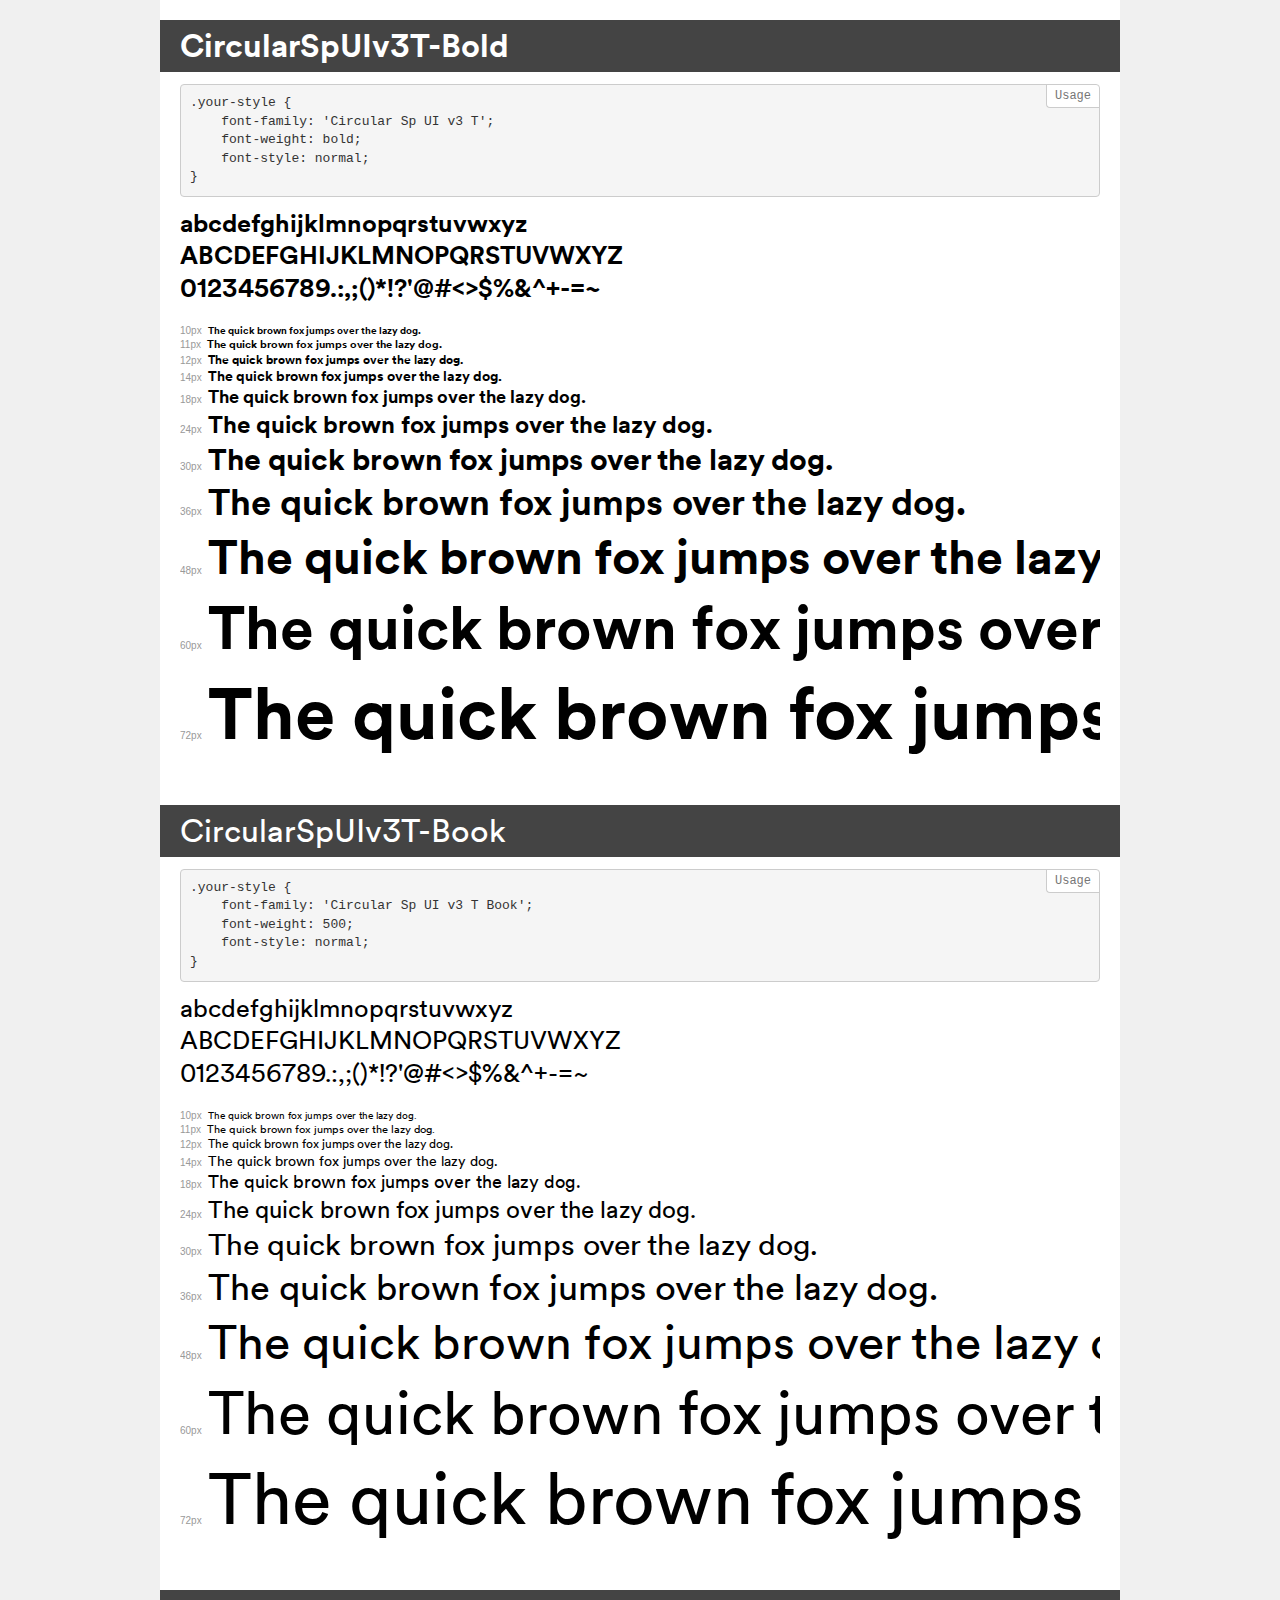
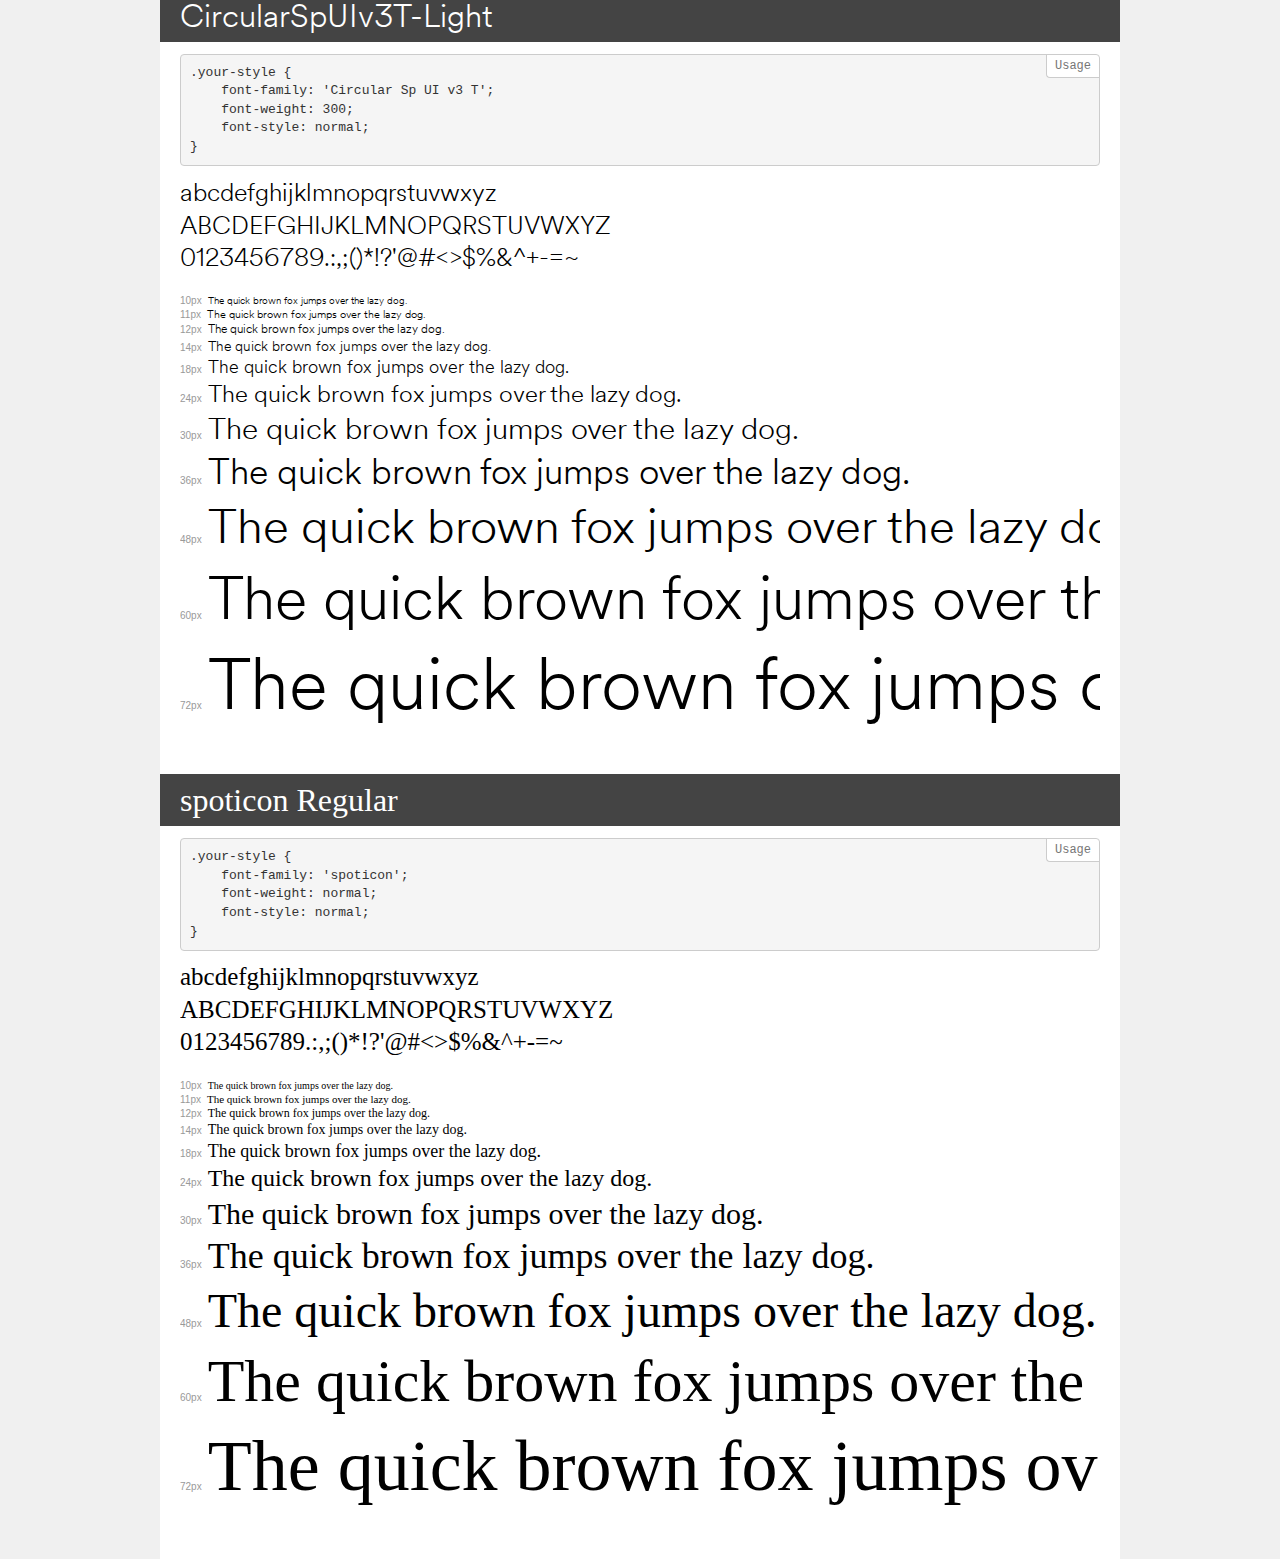
<file: assets/font/demo.html>
<!DOCTYPE html>
<html lang="en">
<head>
    <meta charset="utf-8">
    <meta http-equiv="X-UA-Compatible" content="IE=edge">
    <meta name="viewport" content="width=device-width, initial-scale=1">
    <meta name="robots" content="noindex, noarchive">
    <meta name="format-detection" content="telephone=no">
    <title>Transfonter demo</title>
    <link href="stylesheet.css" rel="stylesheet">
    <style>
        /*
        http://meyerweb.com/eric/tools/css/reset/
        v2.0 | 20110126
        License: none (public domain)
        */
        html, body, div, span, applet, object, iframe,
        h1, h2, h3, h4, h5, h6, p, blockquote, pre,
        a, abbr, acronym, address, big, cite, code,
        del, dfn, em, img, ins, kbd, q, s, samp,
        small, strike, strong, sub, sup, tt, var,
        b, u, i, center,
        dl, dt, dd, ol, ul, li,
        fieldset, form, label, legend,
        table, caption, tbody, tfoot, thead, tr, th, td,
        article, aside, canvas, details, embed,
        figure, figcaption, footer, header, hgroup,
        menu, nav, output, ruby, section, summary,
        time, mark, audio, video {
            margin: 0;
            padding: 0;
            border: 0;
            font-size: 100%;
            font: inherit;
            vertical-align: baseline;
        }
        /* HTML5 display-role reset for older browsers */
        article, aside, details, figcaption, figure,
        footer, header, hgroup, menu, nav, section {
            display: block;
        }
        body {
            line-height: 1;
        }
        ol, ul {
            list-style: none;
        }
        blockquote, q {
            quotes: none;
        }
        blockquote:before, blockquote:after,
        q:before, q:after {
            content: '';
            content: none;
        }
        table {
            border-collapse: collapse;
            border-spacing: 0;
        }
        /* demo styles */
        body {
            background: #f0f0f0;
            color: #000;
        }
        .page {
            background: #fff;
            width: 920px;
            margin: 0 auto;
            padding: 20px 20px 0 20px;
            overflow: hidden;
        }
        .font-container {
            overflow-x: auto;
            overflow-y: hidden;
            margin-bottom: 40px;
            line-height: 1.3;
            white-space: nowrap;
            padding-bottom: 5px;
        }
        h1 {
            position: relative;
            background: #444;
            font-size: 32px;
            color: #fff;
            padding: 10px 20px;
            margin: 0 -20px 12px -20px;
        }
        .letters {
            font-size: 25px;
            margin-bottom: 20px;
        }
        .s10:before {
            content: '10px';
        }
        .s11:before {
            content: '11px';
        }
        .s12:before {
            content: '12px';
        }
        .s14:before {
            content: '14px';
        }
        .s18:before {
            content: '18px';
        }
        .s24:before {
            content: '24px';
        }
        .s30:before {
            content: '30px';
        }
        .s36:before {
            content: '36px';
        }
        .s48:before {
            content: '48px';
        }
        .s60:before {
            content: '60px';
        }
        .s72:before {
            content: '72px';
        }
        .s10:before, .s11:before, .s12:before, .s14:before,
        .s18:before, .s24:before, .s30:before, .s36:before,
        .s48:before, .s60:before, .s72:before {
            font-family: Arial, sans-serif;
            font-size: 10px;
            font-weight: normal;
            font-style: normal;
            color: #999;
            padding-right: 6px;
        }
        pre {
            display: block;
            position: relative;
            padding: 9px;
            margin: 0 0 10px;
            font-family: Monaco, Menlo, Consolas, "Courier New", monospace;
            font-size: 13px;
            line-height: 1.428571429;
            color: #333;
            font-weight: normal;
            font-style: normal;
            background-color: #f5f5f5;
            border: 1px solid #ccc;
            overflow-x: auto;
            border-radius: 4px;
        }
        pre:after {
            display: block;
            position: absolute;
            right: 0;
            top: 0;
            content: 'Usage';
            line-height: 1;
            padding: 5px 8px;
            font-size: 12px;
            color: #767676;
            background-color: #fff;
            border: 1px solid #ccc;
            border-right: none;
            border-top: none;
            border-radius: 0 4px 0 4px;
            z-index: 10;
        }
        /* responsive */
        @media (max-width: 959px) {
            .page {
                width: auto;
                margin: 0;
            }
        }
    </style>
</head>
<body>
<div class="page">
    <div class="demo">
        <h1 style="font-family: 'Circular Sp UI v3 T'; font-weight: bold; font-style: normal;">CircularSpUIv3T-Bold</h1>
        <pre>.your-style {
    font-family: 'Circular Sp UI v3 T';
    font-weight: bold;
    font-style: normal;
}</pre>
        <div class="font-container" style="font-family: 'Circular Sp UI v3 T'; font-weight: bold; font-style: normal;">
            <p class="letters">
                abcdefghijklmnopqrstuvwxyz<br>
ABCDEFGHIJKLMNOPQRSTUVWXYZ<br>
                0123456789.:,;()*!?'@#<>$%&^+-=~
            </p>
            <p class="s10" style="font-size: 10px;">The quick brown fox jumps over the lazy dog.</p>
            <p class="s11" style="font-size: 11px;">The quick brown fox jumps over the lazy dog.</p>
            <p class="s12" style="font-size: 12px;">The quick brown fox jumps over the lazy dog.</p>
            <p class="s14" style="font-size: 14px;">The quick brown fox jumps over the lazy dog.</p>
            <p class="s18" style="font-size: 18px;">The quick brown fox jumps over the lazy dog.</p>
            <p class="s24" style="font-size: 24px;">The quick brown fox jumps over the lazy dog.</p>
            <p class="s30" style="font-size: 30px;">The quick brown fox jumps over the lazy dog.</p>
            <p class="s36" style="font-size: 36px;">The quick brown fox jumps over the lazy dog.</p>
            <p class="s48" style="font-size: 48px;">The quick brown fox jumps over the lazy dog.</p>
            <p class="s60" style="font-size: 60px;">The quick brown fox jumps over the lazy dog.</p>
            <p class="s72" style="font-size: 72px;">The quick brown fox jumps over the lazy dog.</p>
        </div>
    </div>
    <div class="demo">
        <h1 style="font-family: 'Circular Sp UI v3 T Book'; font-weight: 500; font-style: normal;">CircularSpUIv3T-Book</h1>
        <pre>.your-style {
    font-family: 'Circular Sp UI v3 T Book';
    font-weight: 500;
    font-style: normal;
}</pre>
        <div class="font-container" style="font-family: 'Circular Sp UI v3 T Book'; font-weight: 500; font-style: normal;">
            <p class="letters">
                abcdefghijklmnopqrstuvwxyz<br>
ABCDEFGHIJKLMNOPQRSTUVWXYZ<br>
                0123456789.:,;()*!?'@#<>$%&^+-=~
            </p>
            <p class="s10" style="font-size: 10px;">The quick brown fox jumps over the lazy dog.</p>
            <p class="s11" style="font-size: 11px;">The quick brown fox jumps over the lazy dog.</p>
            <p class="s12" style="font-size: 12px;">The quick brown fox jumps over the lazy dog.</p>
            <p class="s14" style="font-size: 14px;">The quick brown fox jumps over the lazy dog.</p>
            <p class="s18" style="font-size: 18px;">The quick brown fox jumps over the lazy dog.</p>
            <p class="s24" style="font-size: 24px;">The quick brown fox jumps over the lazy dog.</p>
            <p class="s30" style="font-size: 30px;">The quick brown fox jumps over the lazy dog.</p>
            <p class="s36" style="font-size: 36px;">The quick brown fox jumps over the lazy dog.</p>
            <p class="s48" style="font-size: 48px;">The quick brown fox jumps over the lazy dog.</p>
            <p class="s60" style="font-size: 60px;">The quick brown fox jumps over the lazy dog.</p>
            <p class="s72" style="font-size: 72px;">The quick brown fox jumps over the lazy dog.</p>
        </div>
    </div>
    <div class="demo">
        <h1 style="font-family: 'Circular Sp UI v3 T'; font-weight: 300; font-style: normal;">CircularSpUIv3T-Light</h1>
        <pre>.your-style {
    font-family: 'Circular Sp UI v3 T';
    font-weight: 300;
    font-style: normal;
}</pre>
        <div class="font-container" style="font-family: 'Circular Sp UI v3 T'; font-weight: 300; font-style: normal;">
            <p class="letters">
                abcdefghijklmnopqrstuvwxyz<br>
ABCDEFGHIJKLMNOPQRSTUVWXYZ<br>
                0123456789.:,;()*!?'@#<>$%&^+-=~
            </p>
            <p class="s10" style="font-size: 10px;">The quick brown fox jumps over the lazy dog.</p>
            <p class="s11" style="font-size: 11px;">The quick brown fox jumps over the lazy dog.</p>
            <p class="s12" style="font-size: 12px;">The quick brown fox jumps over the lazy dog.</p>
            <p class="s14" style="font-size: 14px;">The quick brown fox jumps over the lazy dog.</p>
            <p class="s18" style="font-size: 18px;">The quick brown fox jumps over the lazy dog.</p>
            <p class="s24" style="font-size: 24px;">The quick brown fox jumps over the lazy dog.</p>
            <p class="s30" style="font-size: 30px;">The quick brown fox jumps over the lazy dog.</p>
            <p class="s36" style="font-size: 36px;">The quick brown fox jumps over the lazy dog.</p>
            <p class="s48" style="font-size: 48px;">The quick brown fox jumps over the lazy dog.</p>
            <p class="s60" style="font-size: 60px;">The quick brown fox jumps over the lazy dog.</p>
            <p class="s72" style="font-size: 72px;">The quick brown fox jumps over the lazy dog.</p>
        </div>
    </div>
    <div class="demo">
        <h1 style="font-family: 'spoticon'; font-weight: normal; font-style: normal;">spoticon Regular</h1>
        <pre>.your-style {
    font-family: 'spoticon';
    font-weight: normal;
    font-style: normal;
}</pre>
        <div class="font-container" style="font-family: 'spoticon'; font-weight: normal; font-style: normal;">
            <p class="letters">
                abcdefghijklmnopqrstuvwxyz<br>
ABCDEFGHIJKLMNOPQRSTUVWXYZ<br>
                0123456789.:,;()*!?'@#<>$%&^+-=~
            </p>
            <p class="s10" style="font-size: 10px;">The quick brown fox jumps over the lazy dog.</p>
            <p class="s11" style="font-size: 11px;">The quick brown fox jumps over the lazy dog.</p>
            <p class="s12" style="font-size: 12px;">The quick brown fox jumps over the lazy dog.</p>
            <p class="s14" style="font-size: 14px;">The quick brown fox jumps over the lazy dog.</p>
            <p class="s18" style="font-size: 18px;">The quick brown fox jumps over the lazy dog.</p>
            <p class="s24" style="font-size: 24px;">The quick brown fox jumps over the lazy dog.</p>
            <p class="s30" style="font-size: 30px;">The quick brown fox jumps over the lazy dog.</p>
            <p class="s36" style="font-size: 36px;">The quick brown fox jumps over the lazy dog.</p>
            <p class="s48" style="font-size: 48px;">The quick brown fox jumps over the lazy dog.</p>
            <p class="s60" style="font-size: 60px;">The quick brown fox jumps over the lazy dog.</p>
            <p class="s72" style="font-size: 72px;">The quick brown fox jumps over the lazy dog.</p>
        </div>
    </div>
</div>
</body>
</html>
</file>
<file: assets/font/stylesheet.css>
@font-face {
    font-family: 'Circular Sp UI v3 T';
    src: url('CircularSpUIv3T-Bold.eot');
    src: url('CircularSpUIv3T-Bold.eot?#iefix') format('embedded-opentype'),
        url('CircularSpUIv3T-Bold.woff2') format('woff2'),
        url('CircularSpUIv3T-Bold.woff') format('woff'),
        url('CircularSpUIv3T-Bold.ttf') format('truetype');
    font-weight: bold;
    font-style: normal;
    font-display: swap;
}

@font-face {
    font-family: 'Circular Sp UI v3 T Book';
    src: url('CircularSpUIv3T-Book.eot');
    src: url('CircularSpUIv3T-Book.eot?#iefix') format('embedded-opentype'),
        url('CircularSpUIv3T-Book.woff2') format('woff2'),
        url('CircularSpUIv3T-Book.woff') format('woff'),
        url('CircularSpUIv3T-Book.ttf') format('truetype');
    font-weight: 500;
    font-style: normal;
    font-display: swap;
}

@font-face {
    font-family: 'Circular Sp UI v3 T';
    src: url('CircularSpUIv3T-Light.eot');
    src: url('CircularSpUIv3T-Light.eot?#iefix') format('embedded-opentype'),
        url('CircularSpUIv3T-Light.woff2') format('woff2'),
        url('CircularSpUIv3T-Light.woff') format('woff'),
        url('CircularSpUIv3T-Light.ttf') format('truetype');
    font-weight: 300;
    font-style: normal;
    font-display: swap;
}

@font-face {
    font-family: 'glue1-spoticon';
    src: url('spoticon-Regular.eot');
    src: url('spoticon-Regular.eot?#iefix') format('embedded-opentype'),
        url('spoticon-Regular.woff2') format('woff2'),
        url('spoticon-Regular.woff') format('woff'),
        url('spoticon-Regular.ttf') format('truetype');
    font-weight: normal;
    font-style: normal;
    font-display: swap;
}

@font-face {
    font-family: "glue1-spoticon";
    src: url("https://d2j0f09xqmv212.cloudfront.net/fonts/spoticon_c352fadfc25a3646b28ed254e8a6dff7.svg") format("svg"), url("https://d2j0f09xqmv212.cloudfront.net/fonts/spoticon_c352fadfc25a3646b28ed254e8a6dff7.woff") format("woff"), url("https://d2j0f09xqmv212.cloudfront.net/fonts/spoticon_c352fadfc25a3646b28ed254e8a6dff7.ttf") format("truetype");
    font-weight: normal;
    font-style: normal;
}

[class^="spoticon-"]:before,
[class*=" spoticon-"]:before {
    font-family: "glue1-spoticon";
    font-style: normal;
    font-weight: normal;
    -webkit-font-smoothing: antialiased;
    -moz-osx-font-smoothing: grayscale;
    line-height: inherit;
    vertical-align: bottom;
    display: inline-block;
    text-decoration: inherit;
}

.spoticon-add-to-playlist-16:before {
    content: "\f164";
    font-size: 16px;
}

.spoticon-add-to-playlist-32:before {
    content: "\f165";
    font-size: 32px;
}

.spoticon-add-to-queue-16:before {
    content: "\f1BD";
    font-size: 16px;
}

.spoticon-add-to-queue-32:before {
    content: "\f1BE";
    font-size: 32px;
}

.spoticon-addfollow-16:before {
    content: "\f1E5";
    font-size: 16px;
}

.spoticon-addfollow-32:before {
    content: "\f1E6";
    font-size: 32px;
}

.spoticon-addfollowers-16:before {
    content: "\f22F";
    font-size: 16px;
}

.spoticon-addfollowers-32:before {
    content: "\f230";
    font-size: 32px;
}

.spoticon-addsuggestedsong-16:before {
    content: "\f22C";
    font-size: 16px;
}

.spoticon-addsuggestedsong-32:before {
    content: "\f22D";
    font-size: 32px;
}

.spoticon-airplay-16:before {
    content: "\f277";
    font-size: 16px;
}

.spoticon-airplay-32:before {
    content: "\f278";
    font-size: 32px;
}

.spoticon-album-16:before {
    content: "\f100";
    font-size: 16px;
}

.spoticon-album-32:before {
    content: "\f101";
    font-size: 32px;
}

.spoticon-album-contained-16:before {
    content: "\f1C0";
    font-size: 16px;
}

.spoticon-album-contained-32:before {
    content: "\f1C1";
    font-size: 32px;
}

.spoticon-appfinder-16:before {
    content: "\f20D";
    font-size: 16px;
}

.spoticon-appfinder-32:before {
    content: "\f20E";
    font-size: 32px;
}

.spoticon-arrow-down-16:before {
    content: "\f1DF";
    font-size: 16px;
}

.spoticon-arrow-down-32:before {
    content: "\f1E0";
    font-size: 32px;
}

.spoticon-arrow-left-16:before {
    content: "\f183";
    font-size: 16px;
}

.spoticon-arrow-left-32:before {
    content: "\f184";
    font-size: 32px;
}

.spoticon-arrow-right-16:before {
    content: "\f186";
    font-size: 16px;
}

.spoticon-arrow-right-32:before {
    content: "\f187";
    font-size: 32px;
}

.spoticon-arrow-up-16:before {
    content: "\f1DC";
    font-size: 16px;
}

.spoticon-arrow-up-32:before {
    content: "\f1DD";
    font-size: 32px;
}

.spoticon-artist-16:before {
    content: "\f102";
    font-size: 16px;
}

.spoticon-artist-32:before {
    content: "\f103";
    font-size: 32px;
}

.spoticon-attach-16:before {
    content: "\f104";
    font-size: 16px;
}

.spoticon-attach-32:before {
    content: "\f105";
    font-size: 32px;
}

.spoticon-block-16:before {
    content: "\f106";
    font-size: 16px;
}

.spoticon-block-32:before {
    content: "\f107";
    font-size: 32px;
}

.spoticon-browse-16:before {
    content: "\f108";
    font-size: 16px;
}

.spoticon-browse-32:before {
    content: "\f109";
    font-size: 32px;
}

.spoticon-camera-16:before {
    content: "\f265";
    font-size: 16px;
}

.spoticon-camera-32:before {
    content: "\f266";
    font-size: 32px;
}

.spoticon-carplay-16:before {
    content: "\f271";
    font-size: 16px;
}

.spoticon-carplay-32:before {
    content: "\f272";
    font-size: 32px;
}

.spoticon-chart-down-16:before {
    content: "\f25E";
    font-size: 16px;
}

.spoticon-chart-down-32:before {
    content: "\f25F";
    font-size: 32px;
}

.spoticon-chart-new-16:before {
    content: "\f25B";
    font-size: 16px;
}

.spoticon-chart-new-32:before {
    content: "\f25C";
    font-size: 32px;
}

.spoticon-chart-up-16:before {
    content: "\f262";
    font-size: 16px;
}

.spoticon-chart-up-32:before {
    content: "\f263";
    font-size: 32px;
}

.spoticon-check-16:before {
    content: "\f10a";
    font-size: 16px;
}

.spoticon-check-24:before {
    content: "\f1C9";
    font-size: 24px;
}

.spoticon-check-32:before {
    content: "\f10b";
    font-size: 32px;
}

.spoticon-chevron-down-16:before {
    content: "\f10c";
    font-size: 16px;
}

.spoticon-chevron-down-32:before {
    content: "\f10d";
    font-size: 32px;
}

.spoticon-chevron-left-16:before {
    content: "\f10e";
    font-size: 16px;
}

.spoticon-chevron-left-32:before {
    content: "\f10f";
    font-size: 32px;
}

.spoticon-chevron-right-16:before {
    content: "\f110";
    font-size: 16px;
}

.spoticon-chevron-right-32:before {
    content: "\f111";
    font-size: 32px;
}

.spoticon-chevron-up-16:before {
    content: "\f112";
    font-size: 16px;
}

.spoticon-chevron-up-32:before {
    content: "\f113";
    font-size: 32px;
}

.spoticon-chromecast-connected-16:before {
    content: "\f30B";
    font-size: 16px;
}

.spoticon-chromecast-connected-32:before {
    content: "\f30C";
    font-size: 32px;
}

.spoticon-chromecast-connecting-one-16:before {
    content: "\f30D";
    font-size: 16px;
}

.spoticon-chromecast-connecting-one-32:before {
    content: "\f30E";
    font-size: 32px;
}

.spoticon-chromecast-connecting-three-16:before {
    content: "\f311";
    font-size: 16px;
}

.spoticon-chromecast-connecting-three-32:before {
    content: "\f312";
    font-size: 32px;
}

.spoticon-chromecast-connecting-two-16:before {
    content: "\f30F";
    font-size: 16px;
}

.spoticon-chromecast-connecting-two-32:before {
    content: "\f310";
    font-size: 32px;
}

.spoticon-chromecast-disconnected-16:before {
    content: "\f309";
    font-size: 16px;
}

.spoticon-chromecast-disconnected-32:before {
    content: "\f30A";
    font-size: 32px;
}

.spoticon-collaborative-playlist-16:before {
    content: "\f114";
    font-size: 16px;
}

.spoticon-collaborative-playlist-32:before {
    content: "\f115";
    font-size: 32px;
}

.spoticon-collection-16:before {
    content: "\f116";
    font-size: 16px;
}

.spoticon-collection-32:before {
    content: "\f117";
    font-size: 32px;
}

.spoticon-commute-16:before {
    content: "\f258";
    font-size: 16px;
}

.spoticon-commute-32:before {
    content: "\f259";
    font-size: 32px;
}

.spoticon-device-arm-16:before {
    content: "\f305";
    font-size: 16px;
}

.spoticon-device-arm-32:before {
    content: "\f306";
    font-size: 32px;
}

.spoticon-device-car-16:before {
    content: "\f317";
    font-size: 16px;
}

.spoticon-device-car-32:before {
    content: "\f318";
    font-size: 32px;
}

.spoticon-device-computer-16:before {
    content: "\f29B";
    font-size: 16px;
}

.spoticon-device-computer-32:before {
    content: "\f29C";
    font-size: 32px;
}

.spoticon-device-mobile-16:before {
    content: "\f301";
    font-size: 16px;
}

.spoticon-device-mobile-32:before {
    content: "\f302";
    font-size: 32px;
}

.spoticon-device-multispeaker-16:before {
    content: "\f315";
    font-size: 16px;
}

.spoticon-device-multispeaker-32:before {
    content: "\f316";
    font-size: 32px;
}

.spoticon-device-other-16:before {
    content: "\f29F";
    font-size: 16px;
}

.spoticon-device-other-32:before {
    content: "\f300";
    font-size: 32px;
}

.spoticon-device-speaker-16:before {
    content: "\f29D";
    font-size: 16px;
}

.spoticon-device-speaker-32:before {
    content: "\f29E";
    font-size: 32px;
}

.spoticon-device-tablet-16:before {
    content: "\f303";
    font-size: 16px;
}

.spoticon-device-tablet-32:before {
    content: "\f304";
    font-size: 32px;
}

.spoticon-device-tv-16:before {
    content: "\f307";
    font-size: 16px;
}

.spoticon-device-tv-32:before {
    content: "\f308";
    font-size: 32px;
}

.spoticon-devices-16:before {
    content: "\f213";
    font-size: 16px;
}

.spoticon-devices-32:before {
    content: "\f214";
    font-size: 32px;
}

.spoticon-discover-16:before {
    content: "\f172";
    font-size: 16px;
}

.spoticon-discover-32:before {
    content: "\f173";
    font-size: 32px;
}

.spoticon-download-16:before {
    content: "\f11a";
    font-size: 16px;
}

.spoticon-download-32:before {
    content: "\f11b";
    font-size: 32px;
}

.spoticon-edit-16:before {
    content: "\f1E2";
    font-size: 16px;
}

.spoticon-edit-32:before {
    content: "\f1E3";
    font-size: 32px;
}

.spoticon-email-16:before {
    content: "\f1E7";
    font-size: 16px;
}

.spoticon-email-32:before {
    content: "\f1E8";
    font-size: 32px;
}

.spoticon-events-16:before {
    content: "\f1B3";
    font-size: 16px;
}

.spoticon-events-32:before {
    content: "\f1B4";
    font-size: 32px;
}

.spoticon-facebook-16:before {
    content: "\f1E9";
    font-size: 16px;
}

.spoticon-facebook-32:before {
    content: "\f1EA";
    font-size: 32px;
}

.spoticon-facebook-messenger-16:before {
    content: "\f313";
    font-size: 16px;
}

.spoticon-facebook-messenger-32:before {
    content: "\f314";
    font-size: 32px;
}

.spoticon-filter-16:before {
    content: "\f11c";
    font-size: 16px;
}

.spoticon-filter-32:before {
    content: "\f11d";
    font-size: 32px;
}

.spoticon-flag-16:before {
    content: "\f11e";
    font-size: 16px;
}

.spoticon-flag-32:before {
    content: "\f11f";
    font-size: 32px;
}

.spoticon-follow-16:before {
    content: "\f120";
    font-size: 16px;
}

.spoticon-follow-32:before {
    content: "\f121";
    font-size: 32px;
}

.spoticon-fullscreen-16:before {
    content: "\f28C";
    font-size: 16px;
}

.spoticon-fullscreen-32:before {
    content: "\f28D";
    font-size: 32px;
}

.spoticon-games-console-16:before {
    content: "\f253";
    font-size: 16px;
}

.spoticon-games-console-32:before {
    content: "\f254";
    font-size: 32px;
}

.spoticon-gears-16:before {
    content: "\f122";
    font-size: 16px;
}

.spoticon-gears-32:before {
    content: "\f123";
    font-size: 32px;
}

.spoticon-gluelogo-16:before {
    content: "\f295";
    font-size: 16px;
}

.spoticon-gluelogo-32:before {
    content: "\f296";
    font-size: 32px;
}

.spoticon-googleplus-16:before {
    content: "\f244";
    font-size: 16px;
}

.spoticon-googleplus-32:before {
    content: "\f245";
    font-size: 32px;
}

.spoticon-grid-view-16:before {
    content: "\f178";
    font-size: 16px;
}

.spoticon-grid-view-24:before {
    content: "\f1CA";
    font-size: 24px;
}

.spoticon-grid-view-32:before {
    content: "\f179";
    font-size: 32px;
}

.spoticon-helpcircle-16:before {
    content: "\f23B";
    font-size: 16px;
}

.spoticon-helpcircle-32:before {
    content: "\f23C";
    font-size: 32px;
}

.spoticon-helpring-16:before {
    content: "\f23E";
    font-size: 16px;
}

.spoticon-helpring-32:before {
    content: "\f23F";
    font-size: 32px;
}

.spoticon-highlight-16:before {
    content: "\f247";
    font-size: 16px;
}

.spoticon-highlight-32:before {
    content: "\f248";
    font-size: 32px;
}

.spoticon-home-16:before {
    content: "\f1B6";
    font-size: 16px;
}

.spoticon-home-32:before {
    content: "\f1B7";
    font-size: 32px;
}

.spoticon-inbox-16:before {
    content: "\f124";
    font-size: 16px;
}

.spoticon-inbox-32:before {
    content: "\f125";
    font-size: 32px;
}

.spoticon-info-16:before {
    content: "\f126";
    font-size: 16px;
}

.spoticon-info-32:before {
    content: "\f127";
    font-size: 32px;
}

.spoticon-library-16:before {
    content: "\f20A";
    font-size: 16px;
}

.spoticon-library-32:before {
    content: "\f20B";
    font-size: 32px;
}

.spoticon-list-view-16:before {
    content: "\f17C";
    font-size: 16px;
}

.spoticon-list-view-24:before {
    content: "\f1CB";
    font-size: 24px;
}

.spoticon-list-view-32:before {
    content: "\f17D";
    font-size: 32px;
}

.spoticon-localfile-16:before {
    content: "\f1FA";
    font-size: 16px;
}

.spoticon-localfile-32:before {
    content: "\f1FB";
    font-size: 32px;
}

.spoticon-locked-16:before {
    content: "\f128";
    font-size: 16px;
}

.spoticon-locked-32:before {
    content: "\f129";
    font-size: 32px;
}

.spoticon-menu-16:before {
    content: "\f1FD";
    font-size: 16px;
}

.spoticon-menu-32:before {
    content: "\f1FE";
    font-size: 32px;
}

.spoticon-messages-16:before {
    content: "\f12a";
    font-size: 16px;
}

.spoticon-messages-32:before {
    content: "\f12b";
    font-size: 32px;
}

.spoticon-minimise-16:before {
    content: "\f268";
    font-size: 16px;
}

.spoticon-minimise-32:before {
    content: "\f269";
    font-size: 32px;
}

.spoticon-more-16:before {
    content: "\f12c";
    font-size: 16px;
}

.spoticon-more-24:before {
    content: "\f1CC";
    font-size: 24px;
}

.spoticon-more-32:before {
    content: "\f12d";
    font-size: 32px;
}

.spoticon-more-android-16:before {
    content: "\f219";
    font-size: 16px;
}

.spoticon-more-android-24:before {
    content: "\f21A";
    font-size: 24px;
}

.spoticon-more-android-32:before {
    content: "\f21B";
    font-size: 32px;
}

.spoticon-new-volume-16:before {
    content: "\f1D0";
    font-size: 16px;
}

.spoticon-new-volume-24:before {
    content: "\f1D1";
    font-size: 24px;
}

.spoticon-newradio-16:before {
    content: "\f220";
    font-size: 16px;
}

.spoticon-newradio-32:before {
    content: "\f221";
    font-size: 32px;
}

.spoticon-nikeplus-16:before {
    content: "\f274";
    font-size: 16px;
}

.spoticon-nikeplus-32:before {
    content: "\f275";
    font-size: 32px;
}

.spoticon-notifications-16:before {
    content: "\f12e";
    font-size: 16px;
}

.spoticon-notifications-32:before {
    content: "\f12f";
    font-size: 32px;
}

.spoticon-offline-16:before {
    content: "\f21D";
    font-size: 16px;
}

.spoticon-offline-32:before {
    content: "\f21E";
    font-size: 32px;
}

.spoticon-offline-sync-16:before {
    content: "\f1B9";
    font-size: 16px;
}

.spoticon-offline-sync-32:before {
    content: "\f1BA";
    font-size: 32px;
}

.spoticon-pause-16:before {
    content: "\f130";
    font-size: 16px;
}

.spoticon-pause-24:before {
    content: "\f1D3";
    font-size: 24px;
}

.spoticon-pause-32:before {
    content: "\f131";
    font-size: 32px;
}

.spoticon-payment-16:before {
    content: "\f241";
    font-size: 16px;
}

.spoticon-payment-32:before {
    content: "\f242";
    font-size: 32px;
}

.spoticon-paymenthistory-16:before {
    content: "\f24A";
    font-size: 16px;
}

.spoticon-paymenthistory-32:before {
    content: "\f24B";
    font-size: 32px;
}

.spoticon-play-16:before {
    content: "\f132";
    font-size: 16px;
}

.spoticon-play-24:before {
    content: "\f1C8";
    font-size: 24px;
}

.spoticon-play-32:before {
    content: "\f133";
    font-size: 32px;
}

.spoticon-play-next-16:before {
    content: "\f18B";
    font-size: 16px;
}

.spoticon-play-next-32:before {
    content: "\f18C";
    font-size: 32px;
}

.spoticon-playlist-16:before {
    content: "\f134";
    font-size: 16px;
}

.spoticon-playlist-32:before {
    content: "\f135";
    font-size: 32px;
}

.spoticon-playlist-folder-16:before {
    content: "\f136";
    font-size: 16px;
}

.spoticon-playlist-folder-32:before {
    content: "\f137";
    font-size: 32px;
}

.spoticon-plus-16:before {
    content: "\f138";
    font-size: 16px;
}

.spoticon-plus-24:before {
    content: "\f1C6";
    font-size: 24px;
}

.spoticon-plus-32:before {
    content: "\f139";
    font-size: 32px;
}

.spoticon-podcasts-16:before {
    content: "\f238";
    font-size: 16px;
}

.spoticon-podcasts-32:before {
    content: "\f239";
    font-size: 32px;
}

.spoticon-public-16:before {
    content: "\f190";
    font-size: 16px;
}

.spoticon-public-32:before {
    content: "\f191";
    font-size: 32px;
}

.spoticon-queue-16:before {
    content: "\f13a";
    font-size: 16px;
}

.spoticon-queue-32:before {
    content: "\f13b";
    font-size: 32px;
}

.spoticon-radio-16:before {
    content: "\f13c";
    font-size: 16px;
}

.spoticon-radio-24:before {
    content: "\f1C7";
    font-size: 24px;
}

.spoticon-radio-32:before {
    content: "\f13d";
    font-size: 32px;
}

.spoticon-radioqueue-16:before {
    content: "\f26E";
    font-size: 16px;
}

.spoticon-radioqueue-32:before {
    content: "\f26F";
    font-size: 32px;
}

.spoticon-redeem-16:before {
    content: "\f24D";
    font-size: 16px;
}

.spoticon-redeem-32:before {
    content: "\f24E";
    font-size: 32px;
}

.spoticon-refresh-16:before {
    content: "\f195";
    font-size: 16px;
}

.spoticon-refresh-32:before {
    content: "\f196";
    font-size: 32px;
}

.spoticon-released-16:before {
    content: "\f198";
    font-size: 16px;
}

.spoticon-released-32:before {
    content: "\f199";
    font-size: 32px;
}

.spoticon-repeat-16:before {
    content: "\f13e";
    font-size: 16px;
}

.spoticon-repeat-24:before {
    content: "\f1D4";
    font-size: 24px;
}

.spoticon-repeat-32:before {
    content: "\f13f";
    font-size: 32px;
}

.spoticon-repeatonce-16:before {
    content: "\f200";
    font-size: 16px;
}

.spoticon-repeatonce-24:before {
    content: "\f201";
    font-size: 24px;
}

.spoticon-repeatonce-32:before {
    content: "\f202";
    font-size: 32px;
}

.spoticon-report-abuse-16:before {
    content: "\f261";
    font-size: 32px;
}

.spoticon-report-abuse-32:before {
    content: "\f256";
    font-size: 32px;
}

.spoticon-reviews-16:before {
    content: "\f19C";
    font-size: 16px;
}

.spoticon-reviews-32:before {
    content: "\f19D";
    font-size: 32px;
}

.spoticon-running-16:before {
    content: "\f28F";
    font-size: 16px;
}

.spoticon-running-32:before {
    content: "\f290";
    font-size: 32px;
}

.spoticon-search-16:before {
    content: "\f140";
    font-size: 16px;
}

.spoticon-search-32:before {
    content: "\f141";
    font-size: 32px;
}

.spoticon-sendto-16:before {
    content: "\f232";
    font-size: 16px;
}

.spoticon-sendto-32:before {
    content: "\f233";
    font-size: 32px;
}

.spoticon-share-16:before {
    content: "\f142";
    font-size: 16px;
}

.spoticon-share-32:before {
    content: "\f143";
    font-size: 32px;
}

.spoticon-share-android-16:before {
    content: "\f216";
    font-size: 16px;
}

.spoticon-share-android-32:before {
    content: "\f217";
    font-size: 32px;
}

.spoticon-sharetofollowers-16:before {
    content: "\f235";
    font-size: 16px;
}

.spoticon-sharetofollowers-32:before {
    content: "\f236";
    font-size: 32px;
}

.spoticon-shows-16:before {
    content: "\f27D";
    font-size: 16px;
}

.spoticon-shows-32:before {
    content: "\f27E";
    font-size: 32px;
}

.spoticon-shuffle-16:before {
    content: "\f144";
    font-size: 16px;
}

.spoticon-shuffle-24:before {
    content: "\f1D5";
    font-size: 24px;
}

.spoticon-shuffle-32:before {
    content: "\f145";
    font-size: 32px;
}

.spoticon-skip-back-16:before {
    content: "\f146";
    font-size: 16px;
}

.spoticon-skip-back-24:before {
    content: "\f1D6";
    font-size: 24px;
}

.spoticon-skip-back-32:before {
    content: "\f147";
    font-size: 32px;
}

.spoticon-skip-forward-16:before {
    content: "\f148";
    font-size: 16px;
}

.spoticon-skip-forward-24:before {
    content: "\f1D7";
    font-size: 24px;
}

.spoticon-skip-forward-32:before {
    content: "\f149";
    font-size: 32px;
}

.spoticon-skipback15-16:before {
    content: "\f280";
    font-size: 16px;
}

.spoticon-skipback15-32:before {
    content: "\f281";
    font-size: 32px;
}

.spoticon-skipforward15-16:before {
    content: "\f283";
    font-size: 16px;
}

.spoticon-skipforward15-32:before {
    content: "\f284";
    font-size: 32px;
}

.spoticon-sleeptimer-16:before {
    content: "\f289";
    font-size: 16px;
}

.spoticon-sleeptimer-32:before {
    content: "\f28A";
    font-size: 32px;
}

.spoticon-sms-16:before {
    content: "\f1EB";
    font-size: 16px;
}

.spoticon-sms-32:before {
    content: "\f1EC";
    font-size: 32px;
}

.spoticon-sort-16:before {
    content: "\f223";
    font-size: 16px;
}

.spoticon-sort-32:before {
    content: "\f224";
    font-size: 32px;
}

.spoticon-sortdown-16:before {
    content: "\f226";
    font-size: 16px;
}

.spoticon-sortdown-32:before {
    content: "\f227";
    font-size: 32px;
}

.spoticon-sortup-16:before {
    content: "\f229";
    font-size: 16px;
}

.spoticon-sortup-32:before {
    content: "\f22A";
    font-size: 32px;
}

.spoticon-spotify-connect-16:before {
    content: "\f1A3";
    font-size: 16px;
}

.spoticon-spotify-connect-24:before {
    content: "\f1D8";
    font-size: 24px;
}

.spoticon-spotify-connect-32:before {
    content: "\f1A4";
    font-size: 32px;
}

.spoticon-spotifylogo-16:before {
    content: "\f298";
    font-size: 16px;
}

.spoticon-spotifylogo-32:before {
    content: "\f299";
    font-size: 32px;
}

.spoticon-spotifypremium-16:before {
    content: "\f292";
    font-size: 16px;
}

.spoticon-spotifypremium-32:before {
    content: "\f293";
    font-size: 32px;
}

.spoticon-star-16:before {
    content: "\f14a";
    font-size: 16px;
}

.spoticon-star-32:before {
    content: "\f14b";
    font-size: 32px;
}

.spoticon-startpage-16:before {
    content: "\f286";
    font-size: 16px;
}

.spoticon-startpage-32:before {
    content: "\f287";
    font-size: 32px;
}

.spoticon-tag-16:before {
    content: "\f14c";
    font-size: 16px;
}

.spoticon-tag-32:before {
    content: "\f14d";
    font-size: 32px;
}

.spoticon-thumbs-down-16:before {
    content: "\f14e";
    font-size: 16px;
}

.spoticon-thumbs-down-24:before {
    content: "\f1D9";
    font-size: 24px;
}

.spoticon-thumbs-down-32:before {
    content: "\f14f";
    font-size: 32px;
}

.spoticon-thumbs-up-16:before {
    content: "\f150";
    font-size: 16px;
}

.spoticon-thumbs-up-24:before {
    content: "\f1DA";
    font-size: 24px;
}

.spoticon-thumbs-up-32:before {
    content: "\f151";
    font-size: 32px;
}

.spoticon-time-16:before {
    content: "\f152";
    font-size: 16px;
}

.spoticon-time-32:before {
    content: "\f153";
    font-size: 32px;
}

.spoticon-topcountry-16:before {
    content: "\f27A";
    font-size: 16px;
}

.spoticon-topcountry-32:before {
    content: "\f27B";
    font-size: 32px;
}

.spoticon-toplist-16:before {
    content: "\f154";
    font-size: 16px;
}

.spoticon-toplist-32:before {
    content: "\f155";
    font-size: 32px;
}

.spoticon-track-16:before {
    content: "\f156";
    font-size: 16px;
}

.spoticon-track-32:before {
    content: "\f157";
    font-size: 32px;
}

.spoticon-trending-16:before {
    content: "\f158";
    font-size: 16px;
}

.spoticon-trending-32:before {
    content: "\f159";
    font-size: 32px;
}

.spoticon-trending-meter-16:before {
    content: "\f1AC";
    font-size: 16px;
}

.spoticon-trending-meter-32:before {
    content: "\f1AD";
    font-size: 32px;
}

.spoticon-tumblr-16:before {
    content: "\f250";
    font-size: 16px;
}

.spoticon-tumblr-32:before {
    content: "\f251";
    font-size: 32px;
}

.spoticon-twitter-16:before {
    content: "\f1ED";
    font-size: 16px;
}

.spoticon-twitter-32:before {
    content: "\f1EE";
    font-size: 32px;
}

.spoticon-user-16:before {
    content: "\f15c";
    font-size: 16px;
}

.spoticon-user-32:before {
    content: "\f15d";
    font-size: 32px;
}

.spoticon-video-16:before {
    content: "\f26B";
    font-size: 16px;
}

.spoticon-video-32:before {
    content: "\f26C";
    font-size: 32px;
}

.spoticon-volume-16:before {
    content: "\f15e";
    font-size: 16px;
}

.spoticon-volume-24:before {
    content: "\f1DB";
    font-size: 24px;
}

.spoticon-volume-32:before {
    content: "\f15f";
    font-size: 32px;
}

.spoticon-volume-off-16:before {
    content: "\f1EF";
    font-size: 16px;
}

.spoticon-volume-off-32:before {
    content: "\f1F0";
    font-size: 32px;
}

.spoticon-volume-onewave-16:before {
    content: "\f203";
    font-size: 16px;
}

.spoticon-volume-onewave-24:before {
    content: "\f204";
    font-size: 24px;
}

.spoticon-volume-onewave-32:before {
    content: "\f205";
    font-size: 32px;
}

.spoticon-volume-twowave-16:before {
    content: "\f206";
    font-size: 16px;
}

.spoticon-volume-twowave-24:before {
    content: "\f207";
    font-size: 24px;
}

.spoticon-volume-twowave-32:before {
    content: "\f208";
    font-size: 32px;
}

.spoticon-warning-16:before {
    content: "\f1F2";
    font-size: 16px;
}

.spoticon-warning-32:before {
    content: "\f1F3";
    font-size: 32px;
}

.spoticon-whatsapp-16:before {
    content: "\f210";
    font-size: 16px;
}

.spoticon-whatsapp-32:before {
    content: "\f211";
    font-size: 32px;
}

.spoticon-x-16:before {
    content: "\f160";
    font-size: 16px;
}

.spoticon-x-24:before {
    content: "\f1C5";
    font-size: 24px;
}

.spoticon-x-32:before {
    content: "\f161";
    font-size: 32px;
}

.spoticon-settings-16:before {
    content: "\f122";
    font-size: 16px;
}
</file>
